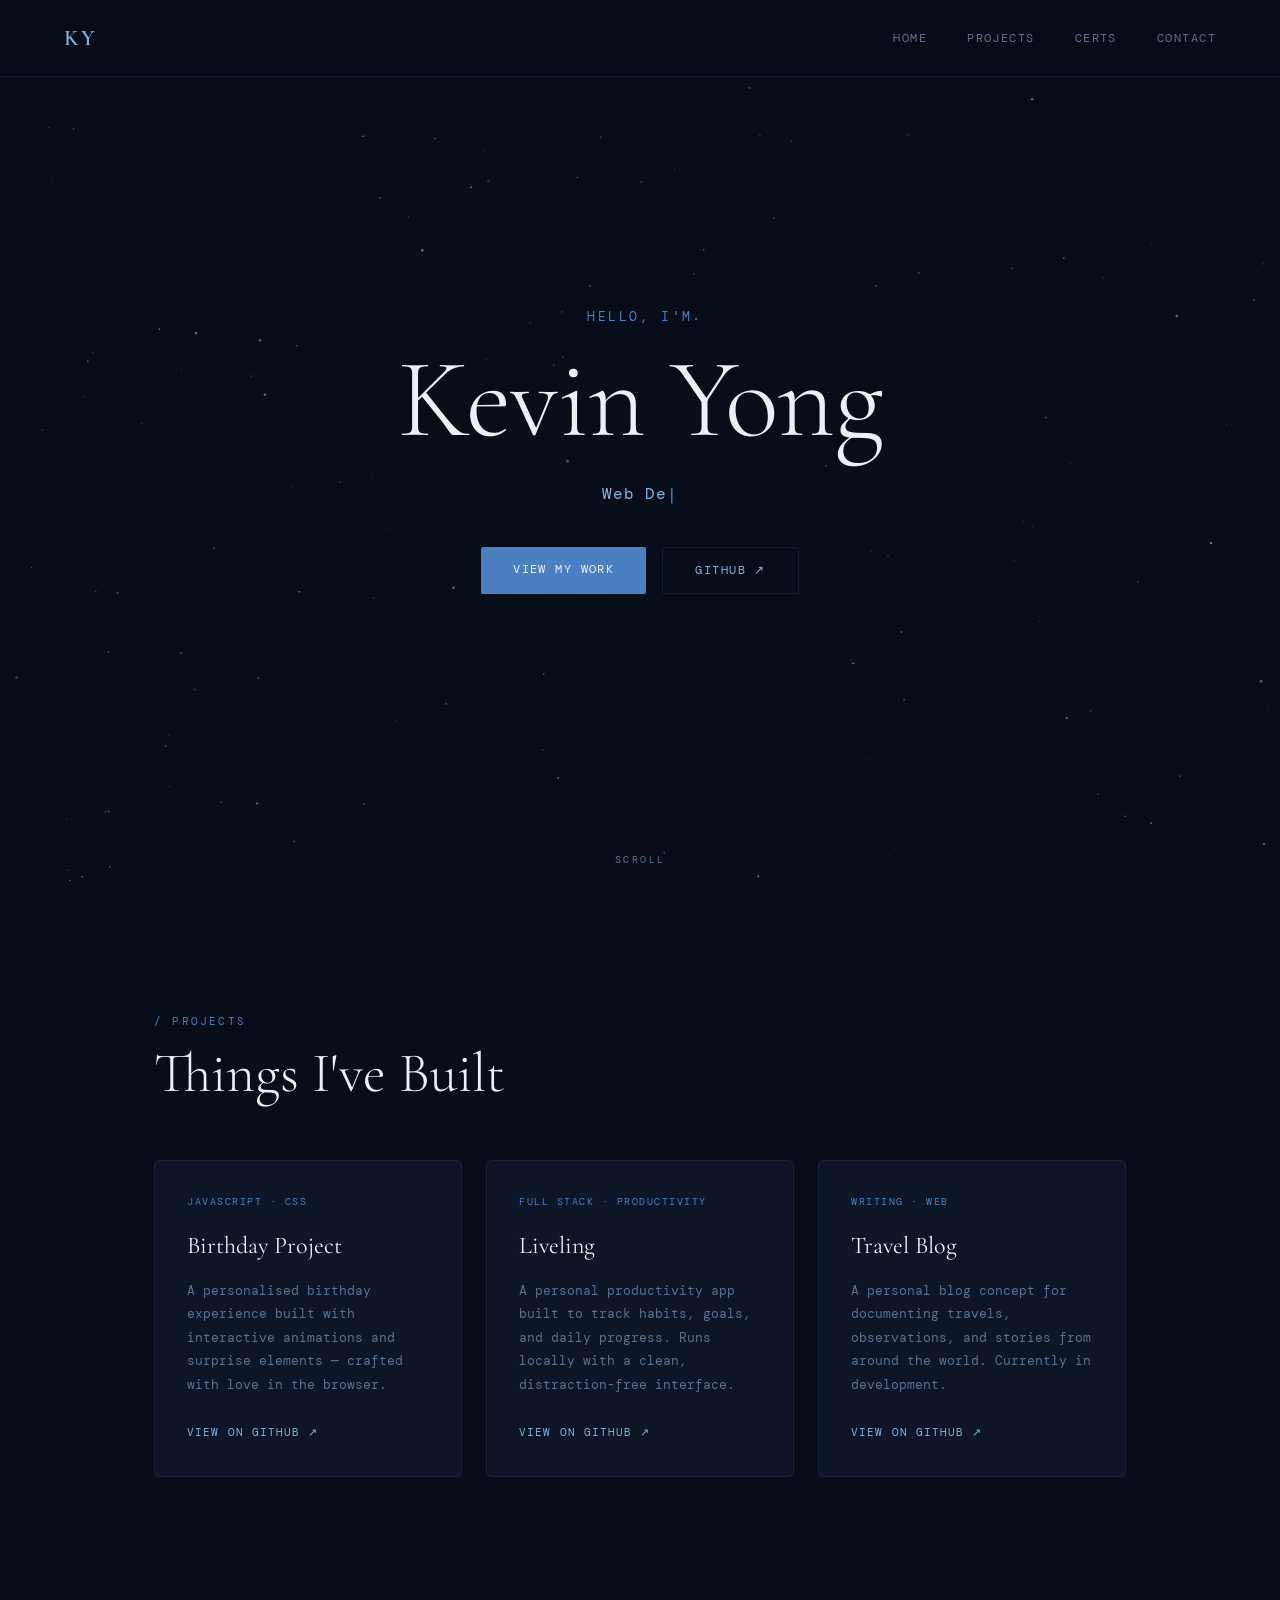
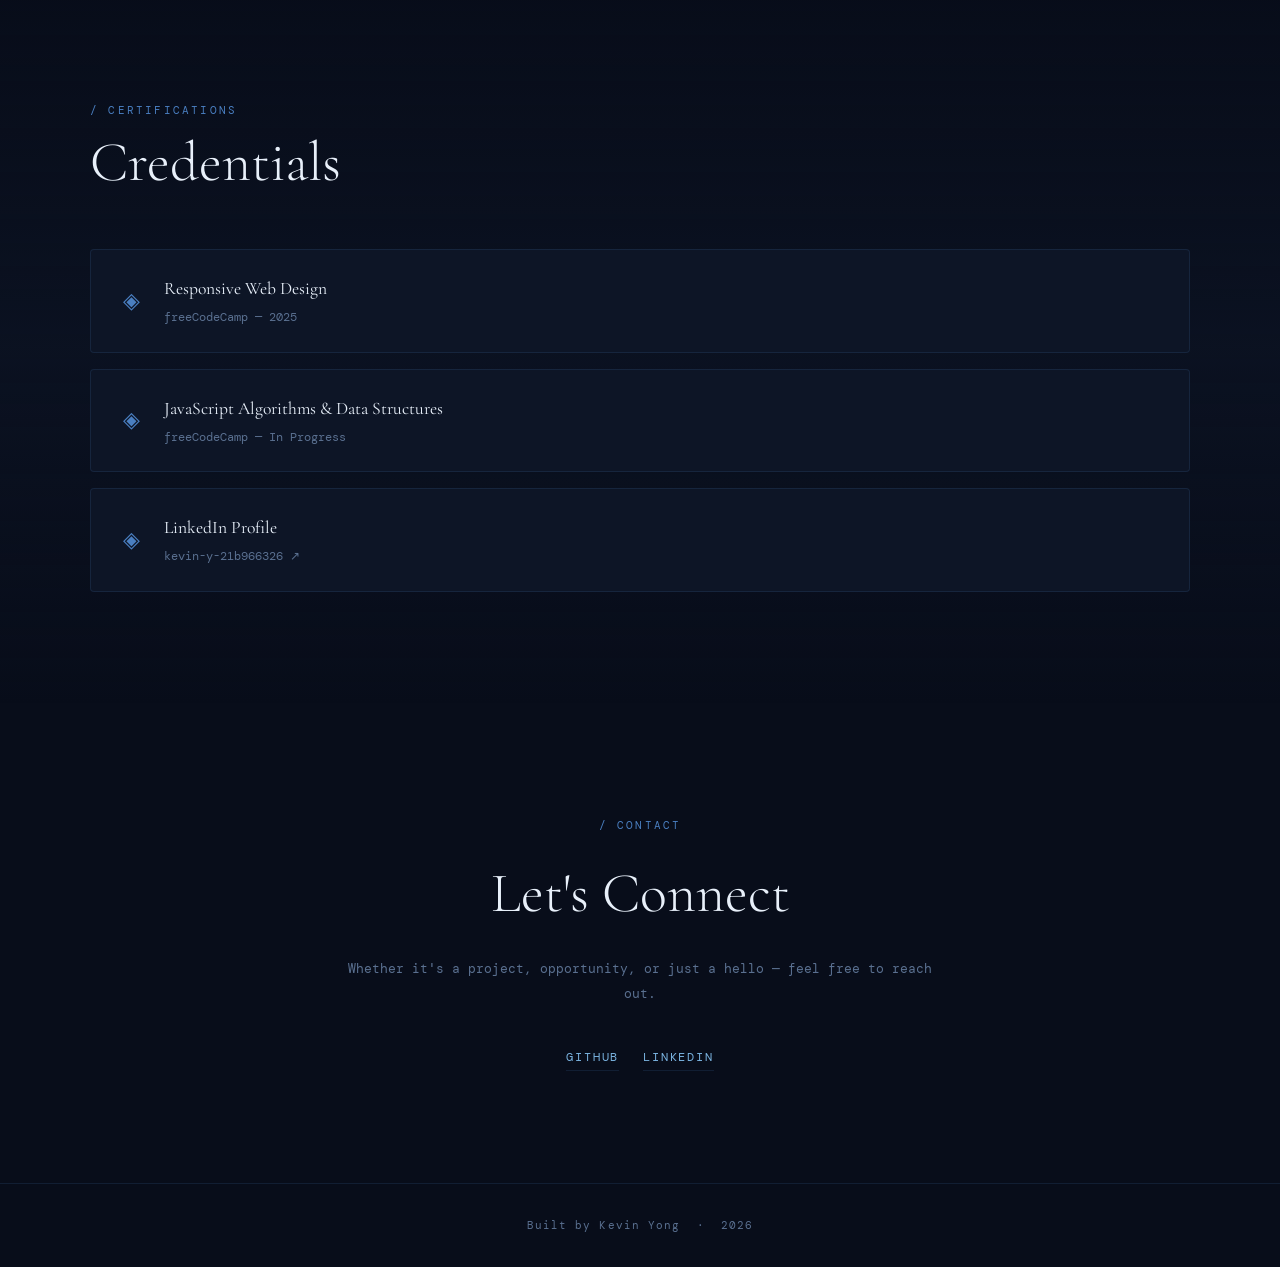
<file: Website/index.html>
<!DOCTYPE html>
<html lang="en">
<head>
  <meta charset="UTF-8" />
  <meta name="viewport" content="width=device-width, initial-scale=1.0" />
  <title>Kevin Yong — Portfolio</title>
  <link rel="preconnect" href="https://fonts.googleapis.com">
  <link href="https://fonts.googleapis.com/css2?family=Cormorant+Garamond:wght@300;400;600&family=DM+Mono:wght@300;400&display=swap" rel="stylesheet">
  <link rel="stylesheet" href="styles.css" />
</head>
<body>

  <!-- Star canvas -->
  <canvas id="stars"></canvas>

  <!-- Navbar -->
  <nav id="navbar">
    <div class="nav-logo">KY</div>
    <div class="nav-links">
      <a href="#welcome-section">Home</a>
      <a href="#projects">Projects</a>
      <a href="#certifications">Certs</a>
      <a href="#contact">Contact</a>
    </div>
  </nav>

  <!-- Hero / Welcome -->
  <section id="welcome-section">
    <div class="hero-content">
      <p class="hero-sub">Hello, I'm</p>
      <h1>Kevin Yong</h1>
      <p class="hero-typed"><span id="typed"></span><span class="cursor">|</span></p>
      <div class="hero-cta">
        <a href="#projects" class="btn-primary">View My Work</a>
        <a id="profile-link" href="https://github.com/Dewflash" target="_blank" class="btn-ghost">GitHub ↗</a>
      </div>
    </div>
    <div class="scroll-hint">scroll</div>
  </section>

  <!-- Projects -->
  <section id="projects">
    <div class="section-header reveal">
      <span class="section-tag">/ projects</span>
      <h2>Things I've Built</h2>
    </div>
    <div class="projects-grid">

      <a href="https://github.com/Dewflash" target="_blank" class="project-tile reveal">
        <div class="tile-glow"></div>
        <div class="tile-tag">JavaScript · CSS</div>
        <h3>Birthday Project</h3>
        <p>A personalised birthday experience built with interactive animations and surprise elements — crafted with love in the browser.</p>
        <span class="tile-link">View on GitHub ↗</span>
      </a>

      <a href="https://github.com/Dewflash" target="_blank" class="project-tile reveal">
        <div class="tile-glow"></div>
        <div class="tile-tag">Full Stack · Productivity</div>
        <h3>Liveling</h3>
        <p>A personal productivity app built to track habits, goals, and daily progress. Runs locally with a clean, distraction-free interface.</p>
        <span class="tile-link">View on GitHub ↗</span>
      </a>

      <a href="https://github.com/Dewflash" target="_blank" class="project-tile reveal">
        <div class="tile-glow"></div>
        <div class="tile-tag">Writing · Web</div>
        <h3>Travel Blog</h3>
        <p>A personal blog concept for documenting travels, observations, and stories from around the world. Currently in development.</p>
        <span class="tile-link">View on GitHub ↗</span>
      </a>

    </div>
  </section>

  <!-- Certifications -->
  <section id="certifications">
    <div class="section-header reveal">
      <span class="section-tag">/ certifications</span>
      <h2>Credentials</h2>
    </div>
    <div class="certs-grid">
      <div class="cert-card reveal">
        <div class="cert-icon">◈</div>
        <div>
          <h4>Responsive Web Design</h4>
          <p>freeCodeCamp — 2025</p>
        </div>
      </div>
      <div class="cert-card reveal">
        <div class="cert-icon">◈</div>
        <div>
          <h4>JavaScript Algorithms & Data Structures</h4>
          <p>freeCodeCamp — In Progress</p>
        </div>
      </div>
      <div class="cert-card reveal">
        <div class="cert-icon">◈</div>
        <div>
          <h4>LinkedIn Profile</h4>
          <p><a href="https://www.linkedin.com/in/kevin-y-21b966326" target="_blank">kevin-y-21b966326 ↗</a></p>
        </div>
      </div>
    </div>
  </section>

  <!-- Contact -->
  <section id="contact">
    <div class="contact-inner reveal">
      <span class="section-tag">/ contact</span>
      <h2>Let's Connect</h2>
      <p>Whether it's a project, opportunity, or just a hello — feel free to reach out.</p>
      <div class="contact-links">
        <a href="https://github.com/Dewflash" target="_blank">GitHub</a>
        <a href="https://www.linkedin.com/in/kevin-y-21b966326" target="_blank">LinkedIn</a>
      </div>
    </div>
  </section>

  <footer>
    <p>Built by Kevin Yong &nbsp;·&nbsp; 2026</p>
  </footer>

  <script src="script.js"></script>
</body>
</html>
</file>
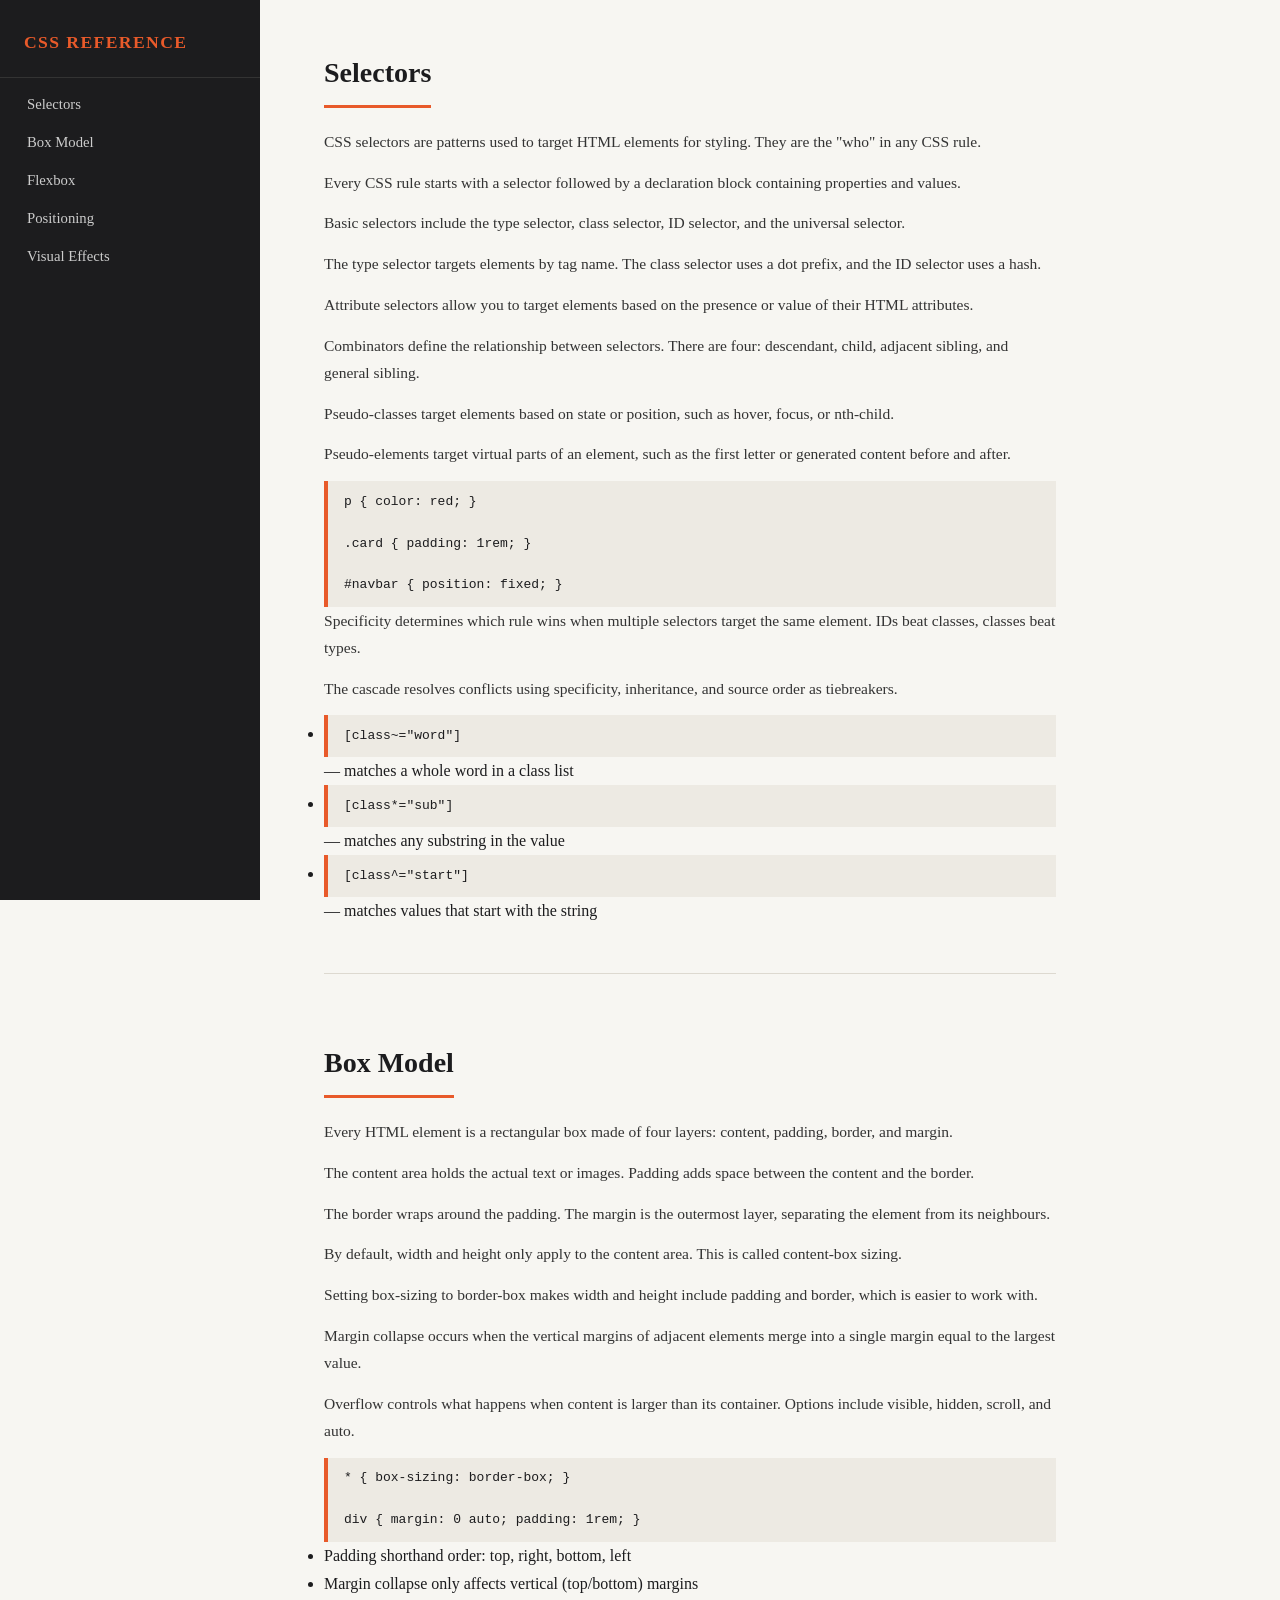
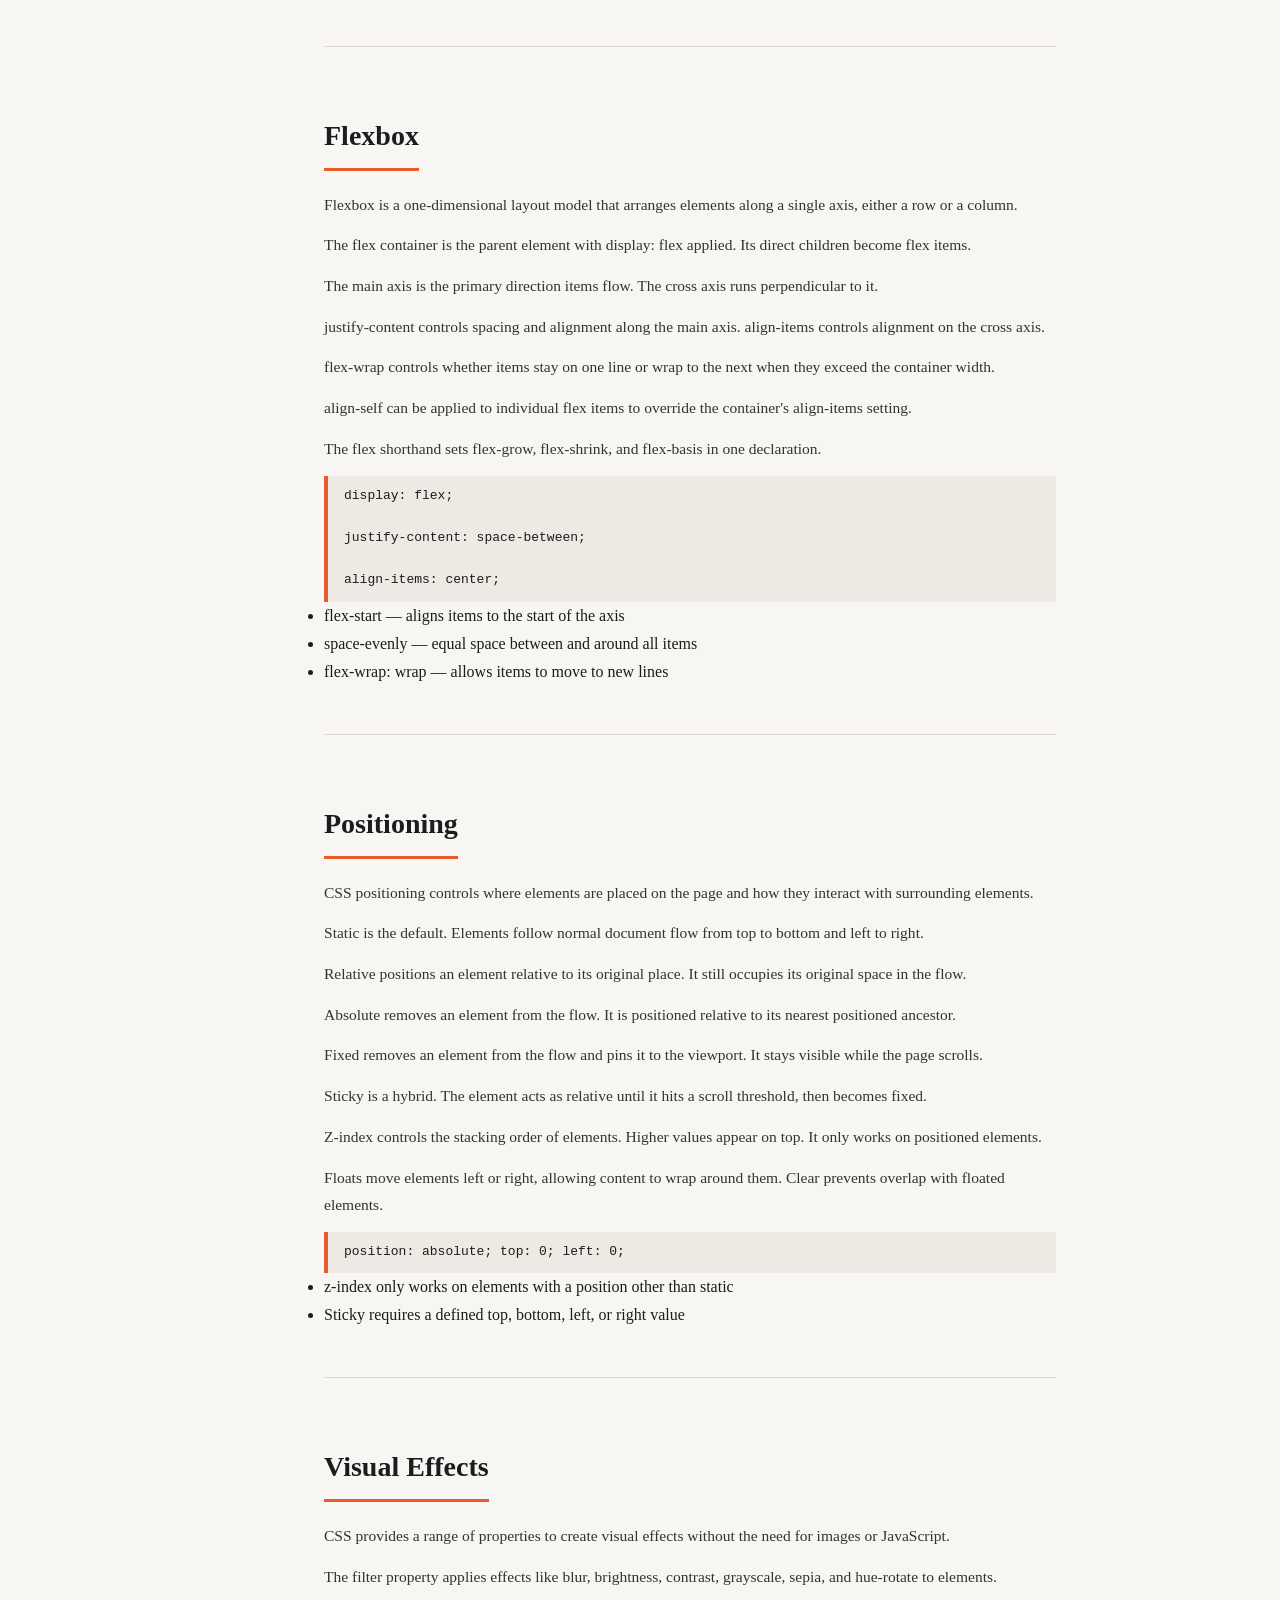
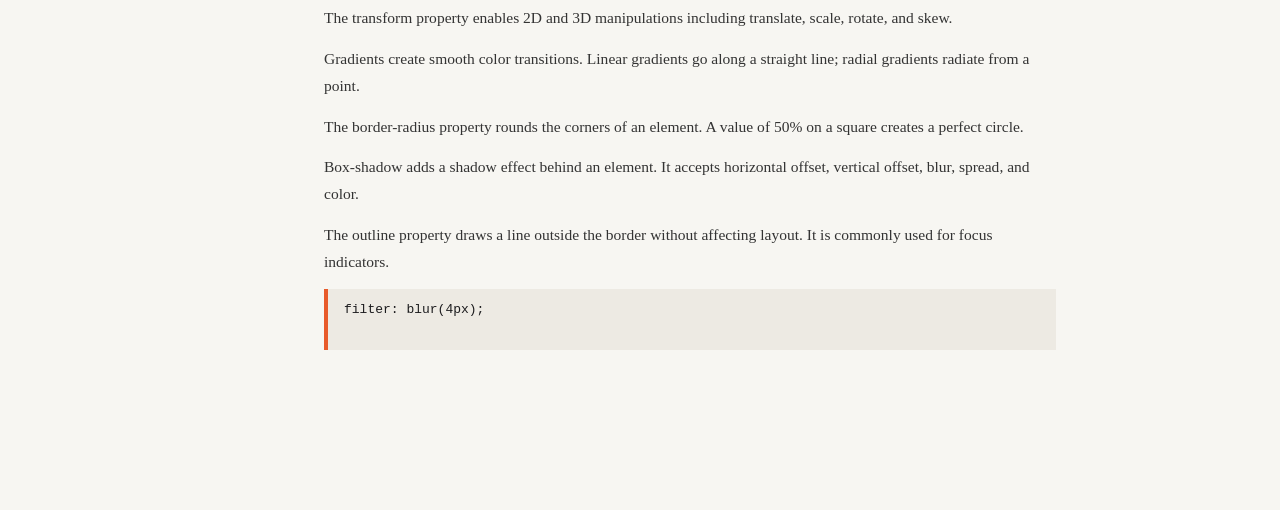
<file: Document/document.html>
<!DOCTYPE html>
<html lang="en">
<head>
  <meta charset="UTF-8" />
  <meta name="viewport" content="width=device-width, initial-scale=1.0" />
  <title>CSS Documentation</title>
  <link rel="stylesheet" href="docstyles.css" />
</head>
<body>

  <nav id="navbar">
    <header>CSS Reference</header>
    <a class="nav-link" href="#Selectors">Selectors</a>
    <a class="nav-link" href="#Box_Model">Box Model</a>
    <a class="nav-link" href="#Flexbox">Flexbox</a>
    <a class="nav-link" href="#Positioning">Positioning</a>
    <a class="nav-link" href="#Visual_Effects">Visual Effects</a>
  </nav>

  <main id="main-doc">

    <section class="main-section" id="Selectors">
      <header>Selectors</header>
      <p>CSS selectors are patterns used to target HTML elements for styling. They are the "who" in any CSS rule.</p>
      <p>Every CSS rule starts with a selector followed by a declaration block containing properties and values.</p>
      <p>Basic selectors include the type selector, class selector, ID selector, and the universal selector.</p>
      <p>The type selector targets elements by tag name. The class selector uses a dot prefix, and the ID selector uses a hash.</p>
      <p>Attribute selectors allow you to target elements based on the presence or value of their HTML attributes.</p>
      <p>Combinators define the relationship between selectors. There are four: descendant, child, adjacent sibling, and general sibling.</p>
      <p>Pseudo-classes target elements based on state or position, such as hover, focus, or nth-child.</p>
      <p>Pseudo-elements target virtual parts of an element, such as the first letter or generated content before and after.</p>
      <code>p { color: red; }</code>
      <code>.card { padding: 1rem; }</code>
      <code>#navbar { position: fixed; }</code>
      <p>Specificity determines which rule wins when multiple selectors target the same element. IDs beat classes, classes beat types.</p>
      <p>The cascade resolves conflicts using specificity, inheritance, and source order as tiebreakers.</p>
      <ul>
        <li><code>[class~="word"]</code> — matches a whole word in a class list</li>
        <li><code>[class*="sub"]</code> — matches any substring in the value</li>
        <li><code>[class^="start"]</code> — matches values that start with the string</li>
      </ul>
    </section>

    <section class="main-section" id="Box_Model">
      <header>Box Model</header>
      <p>Every HTML element is a rectangular box made of four layers: content, padding, border, and margin.</p>
      <p>The content area holds the actual text or images. Padding adds space between the content and the border.</p>
      <p>The border wraps around the padding. The margin is the outermost layer, separating the element from its neighbours.</p>
      <p>By default, width and height only apply to the content area. This is called content-box sizing.</p>
      <p>Setting box-sizing to border-box makes width and height include padding and border, which is easier to work with.</p>
      <p>Margin collapse occurs when the vertical margins of adjacent elements merge into a single margin equal to the largest value.</p>
      <p>Overflow controls what happens when content is larger than its container. Options include visible, hidden, scroll, and auto.</p>
      <code>* { box-sizing: border-box; }</code>
      <code>div { margin: 0 auto; padding: 1rem; }</code>
      <ul>
        <li>Padding shorthand order: top, right, bottom, left</li>
        <li>Margin collapse only affects vertical (top/bottom) margins</li>
      </ul>
    </section>

    <section class="main-section" id="Flexbox">
      <header>Flexbox</header>
      <p>Flexbox is a one-dimensional layout model that arranges elements along a single axis, either a row or a column.</p>
      <p>The flex container is the parent element with display: flex applied. Its direct children become flex items.</p>
      <p>The main axis is the primary direction items flow. The cross axis runs perpendicular to it.</p>
      <p>justify-content controls spacing and alignment along the main axis. align-items controls alignment on the cross axis.</p>
      <p>flex-wrap controls whether items stay on one line or wrap to the next when they exceed the container width.</p>
      <p>align-self can be applied to individual flex items to override the container's align-items setting.</p>
      <p>The flex shorthand sets flex-grow, flex-shrink, and flex-basis in one declaration.</p>
      <code>display: flex;</code>
      <code>justify-content: space-between;</code>
      <code>align-items: center;</code>
      <ul>
        <li>flex-start — aligns items to the start of the axis</li>
        <li>space-evenly — equal space between and around all items</li>
        <li>flex-wrap: wrap — allows items to move to new lines</li>
      </ul>
    </section>

    <section class="main-section" id="Positioning">
      <header>Positioning</header>
      <p>CSS positioning controls where elements are placed on the page and how they interact with surrounding elements.</p>
      <p>Static is the default. Elements follow normal document flow from top to bottom and left to right.</p>
      <p>Relative positions an element relative to its original place. It still occupies its original space in the flow.</p>
      <p>Absolute removes an element from the flow. It is positioned relative to its nearest positioned ancestor.</p>
      <p>Fixed removes an element from the flow and pins it to the viewport. It stays visible while the page scrolls.</p>
      <p>Sticky is a hybrid. The element acts as relative until it hits a scroll threshold, then becomes fixed.</p>
      <p>Z-index controls the stacking order of elements. Higher values appear on top. It only works on positioned elements.</p>
      <p>Floats move elements left or right, allowing content to wrap around them. Clear prevents overlap with floated elements.</p>
      <code>position: absolute; top: 0; left: 0;</code>
      <ul>
        <li>z-index only works on elements with a position other than static</li>
        <li>Sticky requires a defined top, bottom, left, or right value</li>
      </ul>
    </section>

    <section class="main-section" id="Visual_Effects">
      <header>Visual Effects</header>
      <p>CSS provides a range of properties to create visual effects without the need for images or JavaScript.</p>
      <p>The filter property applies effects like blur, brightness, contrast, grayscale, sepia, and hue-rotate to elements.</p>
      <p>The transform property enables 2D and 3D manipulations including translate, scale, rotate, and skew.</p>
      <p>Gradients create smooth color transitions. Linear gradients go along a straight line; radial gradients radiate from a point.</p>
      <p>The border-radius property rounds the corners of an element. A value of 50% on a square creates a perfect circle.</p>
      <p>Box-shadow adds a shadow effect behind an element. It accepts horizontal offset, vertical offset, blur, spread, and color.</p>
      <p>The outline property draws a line outside the border without affecting layout. It is commonly used for focus indicators.</p>
      <code>filter: blur(4px);</code>
      <code>
</file>
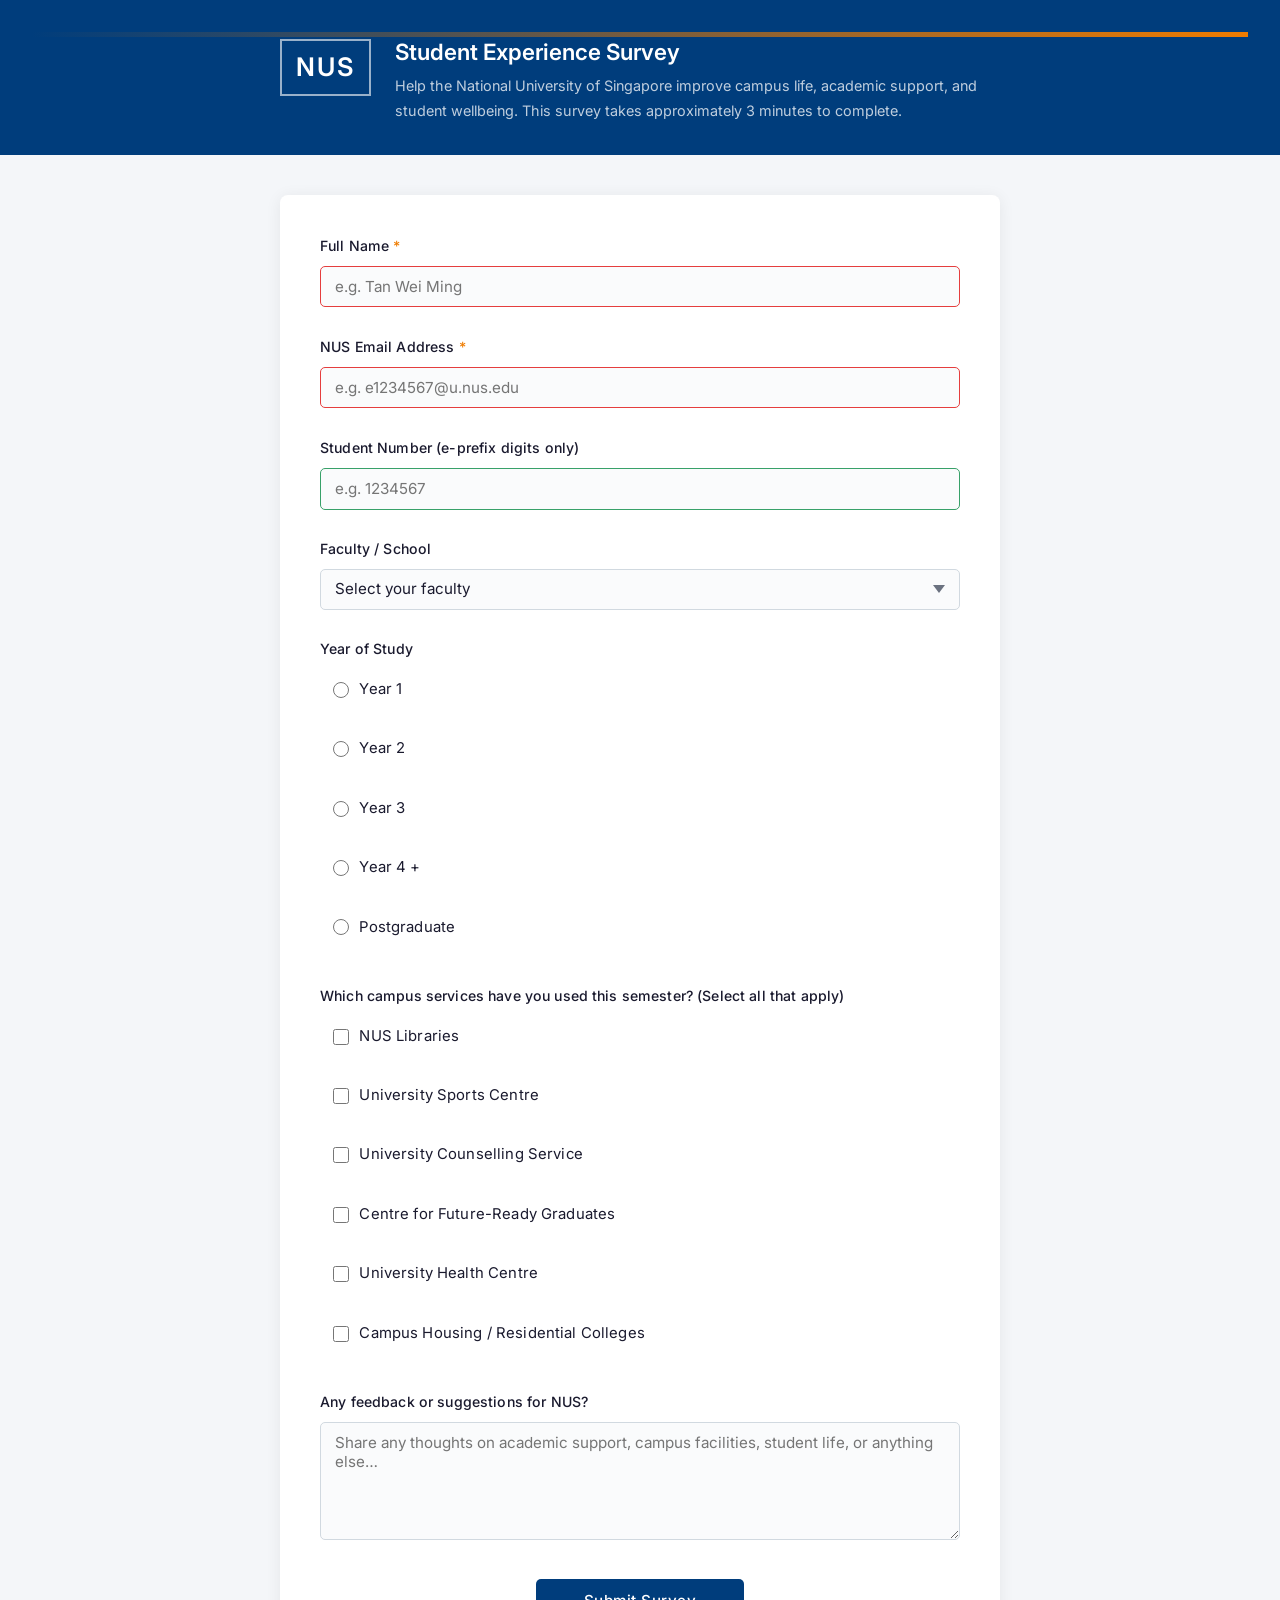
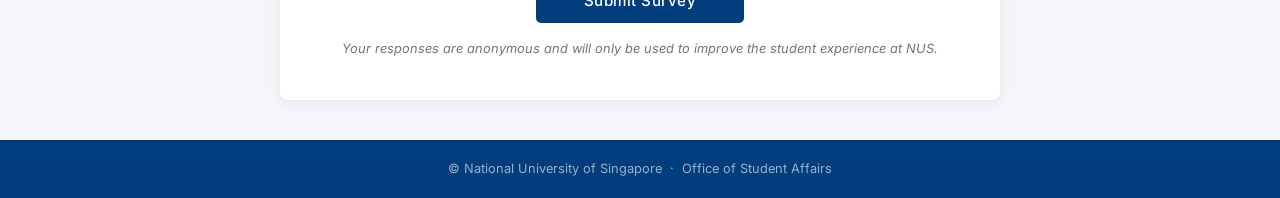
<file: Survey/survey.html>
<!DOCTYPE html>
<html lang="en">
<head>
  <meta charset="UTF-8" />
  <meta name="viewport" content="width=device-width, initial-scale=1.0" />
  <title>NUS Student Experience Survey</title>
  <link rel="preconnect" href="https://fonts.googleapis.com">
  <link href="https://fonts.googleapis.com/css2?family=Inter:wght@300;400;500;600&display=swap" rel="stylesheet">
  <link rel="stylesheet" href="surveystyles.css" />
</head>
<body>

  <div class="page">

    <header>
      <div class="nus-bar"></div>
      <div class="header-inner">
        <div class="nus-logo">NUS</div>
        <div>
          <h1 id="title">Student Experience Survey</h1>
          <p id="description">Help the National University of Singapore improve campus life, academic support, and student wellbeing. This survey takes approximately 3 minutes to complete.</p>
        </div>
      </div>
    </header>

    <main>
      <form id="survey-form">

        <!-- Name -->
        <div class="field">
          <label id="name-label" for="name">Full Name <span class="req">*</span></label>
          <input type="text" id="name" name="name" placeholder="e.g. Tan Wei Ming" required />
        </div>

        <!-- Email -->
        <div class="field">
          <label id="email-label" for="email">NUS Email Address <span class="req">*</span></label>
          <input type="email" id="email" name="email" placeholder="e.g. e1234567@u.nus.edu" required />
        </div>

        <!-- Student ID number -->
        <div class="field">
          <label id="number-label" for="number">Student Number (e-prefix digits only)</label>
          <input type="number" id="number" name="student-number" placeholder="e.g. 1234567" min="1000000" max="9999999" />
        </div>

        <!-- Faculty dropdown -->
        <div class="field">
          <label for="dropdown">Faculty / School</label>
          <select id="dropdown" name="faculty">
            <option value="" disabled selected>Select your faculty</option>
            <option value="fos">Faculty of Science</option>
            <option value="foe">Faculty of Engineering</option>
            <option value="fass">Faculty of Arts & Social Sciences</option>
            <option value="biz">NUS Business School</option>
            <option value="soc">School of Computing</option>
            <option value="law">Faculty of Law</option>
            <option value="med">Yong Siew Toh Conservatory / Medicine</option>
            <option value="design">College of Design & Engineering</option>
            <option value="other">Other</option>
          </select>
        </div>

        <!-- Radio — year of study -->
        <div class="field">
          <label class="group-label">Year of Study</label>
          <div class="radio-group">
            <label class="opt-label">
              <input type="radio" name="year" value="year1" />
              Year 1
            </label>
            <label class="opt-label">
              <input type="radio" name="year" value="year2" />
              Year 2
            </label>
            <label class="opt-label">
              <input type="radio" name="year" value="year3" />
              Year 3
            </label>
            <label class="opt-label">
              <input type="radio" name="year" value="year4" />
              Year 4 +
            </label>
            <label class="opt-label">
              <input type="radio" name="year" value="postgrad" />
              Postgraduate
            </label>
          </div>
        </div>

        <!-- Checkboxes — campus services used -->
        <div class="field">
          <label class="group-label">Which campus services have you used this semester? (Select all that apply)</label>
          <div class="check-group">
            <label class="opt-label">
              <input type="checkbox" name="services" value="library" />
              NUS Libraries
            </label>
            <label class="opt-label">
              <input type="checkbox" name="services" value="usc" />
              University Sports Centre
            </label>
            <label class="opt-label">
              <input type="checkbox" name="services" value="ucs" />
              University Counselling Service
            </label>
            <label class="opt-label">
              <input type="checkbox" name="services" value="career" />
              Centre for Future-Ready Graduates
            </label>
            <label class="opt-label">
              <input type="checkbox" name="services" value="nus-health" />
              University Health Centre
            </label>
            <label class="opt-label">
              <input type="checkbox" name="services" value="housing" />
              Campus Housing / Residential Colleges
            </label>
          </div>
        </div>

        <!-- Textarea -->
        <div class="field">
          <label for="comments">Any feedback or suggestions for NUS?</label>
          <textarea id="comments" name="comments" rows="5" placeholder="Share any thoughts on academic support, campus facilities, student life, or anything else…"></textarea>
        </div>

        <!-- Submit -->
        <div class="submit-wrap">
          <button type="submit" id="submit">Submit Survey</button>
          <p class="note">Your responses are anonymous and will only be used to improve the student experience at NUS.</p>
        </div>

      </form>
    </main>

    <footer>
      <p>© National University of Singapore &nbsp;·&nbsp; Office of Student Affairs</p>
    </footer>

  </div>

</body>
</html>
</file>
<file: Website/styles.css>
:root {
  --bg:        #080d1a;
  --bg2:       #0d1526;
  --blue:      #1a2e52;
  --accent:    #4a7fc1;
  --accent2:   #7ab3e0;
  --text:      #c8d8f0;
  --muted:     #5a7090;
  --white:     #e8f0fa;
  --border:    rgba(74, 127, 193, 0.15);
  --glow:      rgba(74, 127, 193, 0.08);
  --font-disp: 'Cormorant Garamond', Georgia, serif;
  --font-mono: 'DM Mono', monospace;
}

/* ── Reset ── */
*, *::before, *::after { box-sizing: border-box; margin: 0; padding: 0; }

html { scroll-behavior: smooth; }

body {
  background: var(--bg);
  color: var(--text);
  font-family: var(--font-mono);
  font-size: 14px;
  line-height: 1.7;
  overflow-x: hidden;
}

/* ── Stars canvas ── */
#stars {
  position: fixed;
  inset: 0;
  z-index: 0;
  pointer-events: none;
}

/* ── Navbar ── */
#navbar {
  position: fixed;
  top: 0;
  left: 0;
  width: 100%;
  z-index: 100;
  display: flex;
  align-items: center;
  justify-content: space-between;
  padding: 1.2rem 4rem;
  background: rgba(8, 13, 26, 0.85);
  backdrop-filter: blur(12px);
  border-bottom: 1px solid var(--border);
}

.nav-logo {
  font-family: var(--font-disp);
  font-size: 1.4rem;
  font-weight: 600;
  color: var(--accent2);
  letter-spacing: 0.1em;
}

.nav-links {
  display: flex;
  gap: 2.5rem;
}

.nav-links a {
  color: var(--muted);
  text-decoration: none;
  font-size: 12px;
  letter-spacing: 0.12em;
  text-transform: uppercase;
  transition: color 0.2s;
}

.nav-links a:hover { color: var(--accent2); }

/* ── Hero ── */
#welcome-section {
  position: relative;
  z-index: 1;
  min-height: 100vh;
  display: flex;
  flex-direction: column;
  align-items: center;
  justify-content: center;
  text-align: center;
  padding: 0 2rem;
}

.hero-content { max-width: 700px; }

.hero-sub {
  font-size: 13px;
  letter-spacing: 0.2em;
  text-transform: uppercase;
  color: var(--accent);
  margin-bottom: 1rem;
  opacity: 0;
  animation: fadeUp 0.8s 0.3s forwards;
}

#welcome-section h1 {
  font-family: var(--font-disp);
  font-size: clamp(3.5rem, 9vw, 7rem);
  font-weight: 300;
  color: var(--white);
  line-height: 1;
  letter-spacing: -0.01em;
  margin-bottom: 1.5rem;
  opacity: 0;
  animation: fadeUp 0.8s 0.5s forwards;
}

.hero-typed {
  font-size: 1rem;
  color: var(--accent2);
  letter-spacing: 0.06em;
  min-height: 1.5rem;
  margin-bottom: 2.5rem;
  opacity: 0;
  animation: fadeUp 0.8s 0.7s forwards;
}

.cursor {
  animation: blink 0.8s infinite;
  color: var(--accent);
}

@keyframes blink {
  0%, 100% { opacity: 1; }
  50%       { opacity: 0; }
}

.hero-cta {
  display: flex;
  gap: 1rem;
  justify-content: center;
  flex-wrap: wrap;
  opacity: 0;
  animation: fadeUp 0.8s 0.9s forwards;
}

.btn-primary {
  display: inline-block;
  background: var(--accent);
  color: var(--white);
  text-decoration: none;
  padding: 0.75rem 2rem;
  font-family: var(--font-mono);
  font-size: 12px;
  letter-spacing: 0.12em;
  text-transform: uppercase;
  border-radius: 2px;
  transition: background 0.2s, transform 0.2s;
}

.btn-primary:hover {
  background: var(--accent2);
  transform: translateY(-2px);
}

.btn-ghost {
  display: inline-block;
  border: 1px solid var(--border);
  color: var(--accent2);
  text-decoration: none;
  padding: 0.75rem 2rem;
  font-family: var(--font-mono);
  font-size: 12px;
  letter-spacing: 0.12em;
  text-transform: uppercase;
  border-radius: 2px;
  transition: border-color 0.2s, color 0.2s, transform 0.2s;
}

.btn-ghost:hover {
  border-color: var(--accent2);
  color: var(--white);
  transform: translateY(-2px);
}

.scroll-hint {
  position: absolute;
  bottom: 2rem;
  left: 50%;
  transform: translateX(-50%);
  font-size: 10px;
  letter-spacing: 0.25em;
  text-transform: uppercase;
  color: var(--muted);
  animation: pulse 2s infinite;
}

@keyframes pulse {
  0%, 100% { opacity: 0.3; }
  50%       { opacity: 0.8; }
}

/* ── Sections shared ── */
section {
  position: relative;
  z-index: 1;
  padding: 7rem 4rem;
  max-width: 1100px;
  margin: 0 auto;
}

.section-header { margin-bottom: 3.5rem; }

.section-tag {
  display: block;
  font-size: 11px;
  letter-spacing: 0.2em;
  text-transform: uppercase;
  color: var(--accent);
  margin-bottom: 0.75rem;
}

.section-header h2 {
  font-family: var(--font-disp);
  font-size: clamp(2rem, 5vw, 3.5rem);
  font-weight: 300;
  color: var(--white);
  line-height: 1.1;
}

/* ── Projects ── */
.projects-grid {
  display: grid;
  grid-template-columns: repeat(auto-fit, minmax(280px, 1fr));
  gap: 1.5rem;
}

.project-tile {
  position: relative;
  display: block;
  text-decoration: none;
  background: var(--bg2);
  border: 1px solid var(--border);
  border-radius: 6px;
  padding: 2rem;
  overflow: hidden;
  transition: border-color 0.3s, transform 0.3s;
  color: var(--text);
}

.tile-glow {
  position: absolute;
  inset: 0;
  background: radial-gradient(circle at 50% 0%, rgba(74,127,193,0.12), transparent 70%);
  opacity: 0;
  transition: opacity 0.3s;
}

.project-tile:hover {
  border-color: rgba(74, 127, 193, 0.5);
  transform: translateY(-6px);
}

.project-tile:hover .tile-glow { opacity: 1; }

.tile-tag {
  font-size: 10px;
  letter-spacing: 0.15em;
  text-transform: uppercase;
  color: var(--accent);
  margin-bottom: 1rem;
}

.project-tile h3 {
  font-family: var(--font-disp);
  font-size: 1.5rem;
  font-weight: 400;
  color: var(--white);
  margin-bottom: 0.75rem;
}

.project-tile p {
  font-size: 13px;
  color: var(--muted);
  line-height: 1.8;
  margin-bottom: 1.5rem;
}

.tile-link {
  font-size: 11px;
  letter-spacing: 0.1em;
  color: var(--accent2);
  text-transform: uppercase;
}

/* ── Certifications ── */
#certifications {
  background: linear-gradient(to bottom, transparent, rgba(13,21,38,0.6), transparent);
  max-width: 100%;
  padding: 7rem 4rem;
}

#certifications .section-header,
#certifications .certs-grid {
  max-width: 1100px;
  margin-left: auto;
  margin-right: auto;
}

.certs-grid {
  display: flex;
  flex-direction: column;
  gap: 1rem;
  margin-top: 3.5rem;
}

.cert-card {
  display: flex;
  align-items: center;
  gap: 1.5rem;
  background: var(--bg2);
  border: 1px solid var(--border);
  border-radius: 4px;
  padding: 1.5rem 2rem;
  transition: border-color 0.2s;
}

.cert-card:hover { border-color: rgba(74,127,193,0.4); }

.cert-icon {
  font-size: 1.4rem;
  color: var(--accent);
  flex-shrink: 0;
}

.cert-card h4 {
  font-family: var(--font-disp);
  font-size: 1.1rem;
  font-weight: 400;
  color: var(--white);
  margin-bottom: 0.2rem;
}

.cert-card p, .cert-card a {
  font-size: 12px;
  color: var(--muted);
  text-decoration: none;
}

.cert-card a:hover { color: var(--accent2); }

/* ── Contact ── */
#contact {
  text-align: center;
}

.contact-inner { max-width: 600px; margin: 0 auto; }

.contact-inner h2 {
  font-family: var(--font-disp);
  font-size: clamp(2rem, 5vw, 3.5rem);
  font-weight: 300;
  color: var(--white);
  margin: 0.75rem 0 1rem;
}

.contact-inner p {
  color: var(--muted);
  font-size: 13px;
  margin-bottom: 2.5rem;
  line-height: 1.9;
}

.contact-links {
  display: flex;
  gap: 1.5rem;
  justify-content: center;
}

.contact-links a {
  color: var(--accent2);
  text-decoration: none;
  font-size: 12px;
  letter-spacing: 0.15em;
  text-transform: uppercase;
  border-bottom: 1px solid var(--border);
  padding-bottom: 3px;
  transition: border-color 0.2s, color 0.2s;
}

.contact-links a:hover {
  color: var(--white);
  border-color: var(--accent2);
}

/* ── Footer ── */
footer {
  position: relative;
  z-index: 1;
  text-align: center;
  padding: 2rem;
  border-top: 1px solid var(--border);
  font-size: 11px;
  color: var(--muted);
  letter-spacing: 0.1em;
}

/* ── Reveal animation ── */
.reveal {
  opacity: 0;
  transform: translateY(30px);
  transition: opacity 0.7s ease, transform 0.7s ease;
}

.reveal.visible {
  opacity: 1;
  transform: translateY(0);
}

/* ── Keyframes ── */
@keyframes fadeUp {
  from { opacity: 0; transform: translateY(20px); }
  to   { opacity: 1; transform: translateY(0); }
}

/* ── Media queries ── */
@media (max-width: 768px) {
  #navbar { padding: 1rem 1.5rem; }
  .nav-links { gap: 1.2rem; }
  .nav-links a { font-size: 11px; }
  section { padding: 5rem 1.5rem; }
  #certifications { padding: 5rem 1.5rem; }
  .projects-grid { grid-template-columns: 1fr; }
}

@media (max-width: 480px) {
  .nav-links { display: none; }
  .hero-cta { flex-direction: column; align-items: center; }
}
</file>
<file: Document/docstyles.css>
:root {
  --bg: #f7f6f2;
  --nav-bg: #1c1c1e;
  --nav-width: 260px;
  --accent: #e85a2a;
  --text: #1c1c1e;
  --muted: #6b6b6b;
  --code-bg: #edeae3;
  --border: #ddd9d0;
  font-family: 'Georgia', serif;
}

* {
  box-sizing: border-box;
  margin: 0;
  padding: 0;
}

body {
  background: var(--bg);
  color: var(--text);
  display: flex;
  min-height: 100vh;
}

/* ── Navbar ── */
#navbar {
  position: fixed;
  top: 0;
  left: 0;
  width: var(--nav-width);
  height: 100vh;
  background: var(--nav-bg);
  padding: 2rem 0;
  overflow-y: auto;
  display: flex;
  flex-direction: column;
}

#navbar header {
  color: var(--accent);
  font-size: 1.1rem;
  font-weight: bold;
  letter-spacing: 0.08em;
  text-transform: uppercase;
  padding: 0 1.5rem 1.5rem;
  border-bottom: 1px solid #333;
  margin-bottom: 0.5rem;
}

.nav-link {
  display: block;
  color: #ccc;
  text-decoration: none;
  padding: 0.65rem 1.5rem;
  font-size: 0.92rem;
  border-left: 3px solid transparent;
  transition: all 0.2s ease;
}

.nav-link:hover {
  color: #fff;
  background: #2a2a2c;
  border-left-color: var(--accent);
}

/* ── Main content ── */
#main-doc {
  margin-left: var(--nav-width);
  padding: 3rem 4rem;
  max-width: 860px;
  line-height: 1.75;
}

.main-section {
  margin-bottom: 4rem;
  padding-bottom: 3rem;
  border-bottom: 1px solid var(--border);
}

.main-section:last-child {
  border-bottom: none;
}

.main-section header {
  font-size: 1.75rem;
  font-weight: bold;
  color: var(--text);
  margin-bottom: 1.25rem;
  padding-bottom: 0.5rem;
  border-bottom: 3px solid var(--accent);
  display: inline-block;
}

.main-section p {
  margin-bottom: 0.85rem;
  color: #333;
  font-size: 0.97rem;
}

code {
  display: block;
  background: var(--code-bg);
  border-left: 4px solid var(--accent);
  padding: 0.6rem 1rem;}

  @media (max-width: 768px) {
  #navbar {
    position: relative;
    width: 100%;
    height: auto;
    flex-direction: column;
  }

  #main-doc {
    margin-left: 0;
    padding: 1.5rem;
  }

  body {
    flex-direction: column;
  }
}
</file>
<file: Survey/surveystyles.css>
:root {
  --nus-blue:   #003d7c;
  --nus-light:  #0059b3;
  --nus-orange: #ef7c00;
  --bg:         #f4f6f9;
  --white:      #ffffff;
  --text:       #1a1a2e;
  --muted:      #6b7280;
  --border:     #d1d9e0;
  --focus:      #0059b3;
  --font:       'Inter', system-ui, sans-serif;
}

*, *::before, *::after { box-sizing: border-box; margin: 0; padding: 0; }

body {
  font-family: var(--font);
  background: var(--bg);
  color: var(--text);
  font-size: 15px;
  line-height: 1.6;
}

.page {
  min-height: 100vh;
  display: flex;
  flex-direction: column;
}

/* â”€â”€ Header â”€â”€ */
.nus-bar {
  height: 5px;
  background: linear-gradient(to right, var(--nus-blue), var(--nus-orange));
}

header {
  background: var(--nus-blue);
  color: white;
  padding: 2rem;
}

.header-inner {
  max-width: 720px;
  margin: 0 auto;
  display: flex;
  align-items: flex-start;
  gap: 1.5rem;
}

.nus-logo {
  font-size: 1.6rem;
  font-weight: 600;
  letter-spacing: 0.08em;
  color: white;
  border: 2px solid rgba(255,255,255,0.6);
  padding: 6px 14px;
  flex-shrink: 0;
  margin-top: 2px;
}

#title {
  font-size: 1.4rem;
  font-weight: 600;
  color: white;
  margin-bottom: 0.5rem;
  line-height: 1.3;
}

#description {
  font-size: 0.9rem;
  color: rgba(255,255,255,0.75);
  line-height: 1.7;
}

/* â”€â”€ Main / Form â”€â”€ */
main {
  flex: 1;
  padding: 2.5rem 1.5rem;
}

#survey-form {
  max-width: 720px;
  margin: 0 auto;
  background: var(--white);
  border-radius: 8px;
  padding: 2.5rem;
  box-shadow: 0 2px 16px rgba(0,0,0,0.07);
}

/* â”€â”€ Fields â”€â”€ */
.field {
  margin-bottom: 1.8rem;
}

label,
.group-label {
  display: block;
  font-size: 0.88rem;
  font-weight: 500;
  color: var(--text);
  margin-bottom: 0.5rem;
  letter-spacing: 0.01em;
}

.req { color: var(--nus-orange); }

input[type="text"],
input[type="email"],
input[type="number"],
select,
textarea {
  width: 100%;
  padding: 0.65rem 0.9rem;
  border: 1px solid var(--border);
  border-radius: 5px;
  font-family: var(--font);
  font-size: 0.95rem;
  color: var(--text);
  background: #fafbfc;
  transition: border-color 0.2s, box-shadow 0.2s;
  appearance: none;
  -webkit-appearance: none;
}

input[type="text"]:focus,
input[type="email"]:focus,
input[type="number"]:focus,
select:focus,
textarea:focus {
  outline: none;
  border-color: var(--focus);
  box-shadow: 0 0 0 3px rgba(0,89,179,0.12);
  background: white;
}

input:invalid { border-color: #e53e3e; }
input:valid   { border-color: #38a169; }

select {
  background-image: url("data:image/svg+xml,%3Csvg xmlns='http://www.w3.org/2000/svg' width='12' height='8' viewBox='0 0 12 8'%3E%3Cpath fill='%236b7280' d='M6 8L0 0h12z'/%3E%3C/svg%3E");
  background-repeat: no-repeat;
  background-position: right 0.9rem center;
  padding-right: 2.5rem;
  cursor: pointer;
}

textarea { resize: vertical; min-height: 110px; }

/* â”€â”€ Radio & Checkbox groups â”€â”€ */
.radio-group,
.check-group {
  display: flex;
  flex-direction: column;
  gap: 0.6rem;
  margin-top: 0.3rem;
}

.opt-label {
  display: flex;
  align-items: center;
  gap: 0.65rem;
  font-size: 0.93rem;
  font-weight: 400;
  color: var(--text);
  cursor: pointer;
  padding: 0.5rem 0.75rem;
  border-radius: 5px;
  border: 1px solid transparent;
  transition: background 0.15s, border-color 0.15s;
}

.opt-label:hover {
  background: #eef3fa;
  border-color: var(--border);
}

input[type="radio"],
input[type="checkbox"] {
  width: 16px;
  height: 16px;
  flex-shrink: 0;
  accent-color: var(--nus-blue);
  cursor: pointer;
}

/* â”€â”€ Submit â”€â”€ */
.submit-wrap {
  margin-top: 2rem;
  text-align: center;
}

#submit {
  background: var(--nus-blue);
  color: white;
  border: none;
  padding: 0.8rem 3rem;
  font-family: var(--font);
  font-size: 0.95rem;
  font-weight: 500;
  border-radius: 5px;
  cursor: pointer;
  letter-spacing: 0.03em;
  transition: background 0.2s, transform 0.15s;
}

#submit:hover {
  background: var(--nus-light);
  transform: translateY(-1px);
}

.note {
  margin-top: 1rem;
  font-size: 0.8rem;
  color: var(--muted);
  font-style: italic;
}

/* â”€â”€ Footer â”€â”€ */
footer {
  background: var(--nus-blue);
  color: rgba(255,255,255,0.6);
  text-align: center;
  padding: 1.2rem;
  font-size: 0.8rem;
}

/* â”€â”€ Responsive â”€â”€ */
@media (max-width: 600px) {
  .header-inner { flex-direction: column; gap: 1rem; }
  #survey-form  { padding: 1.5rem; }
  .radio-group,
  .check-group  { gap: 0.4rem; }
}
</file>
